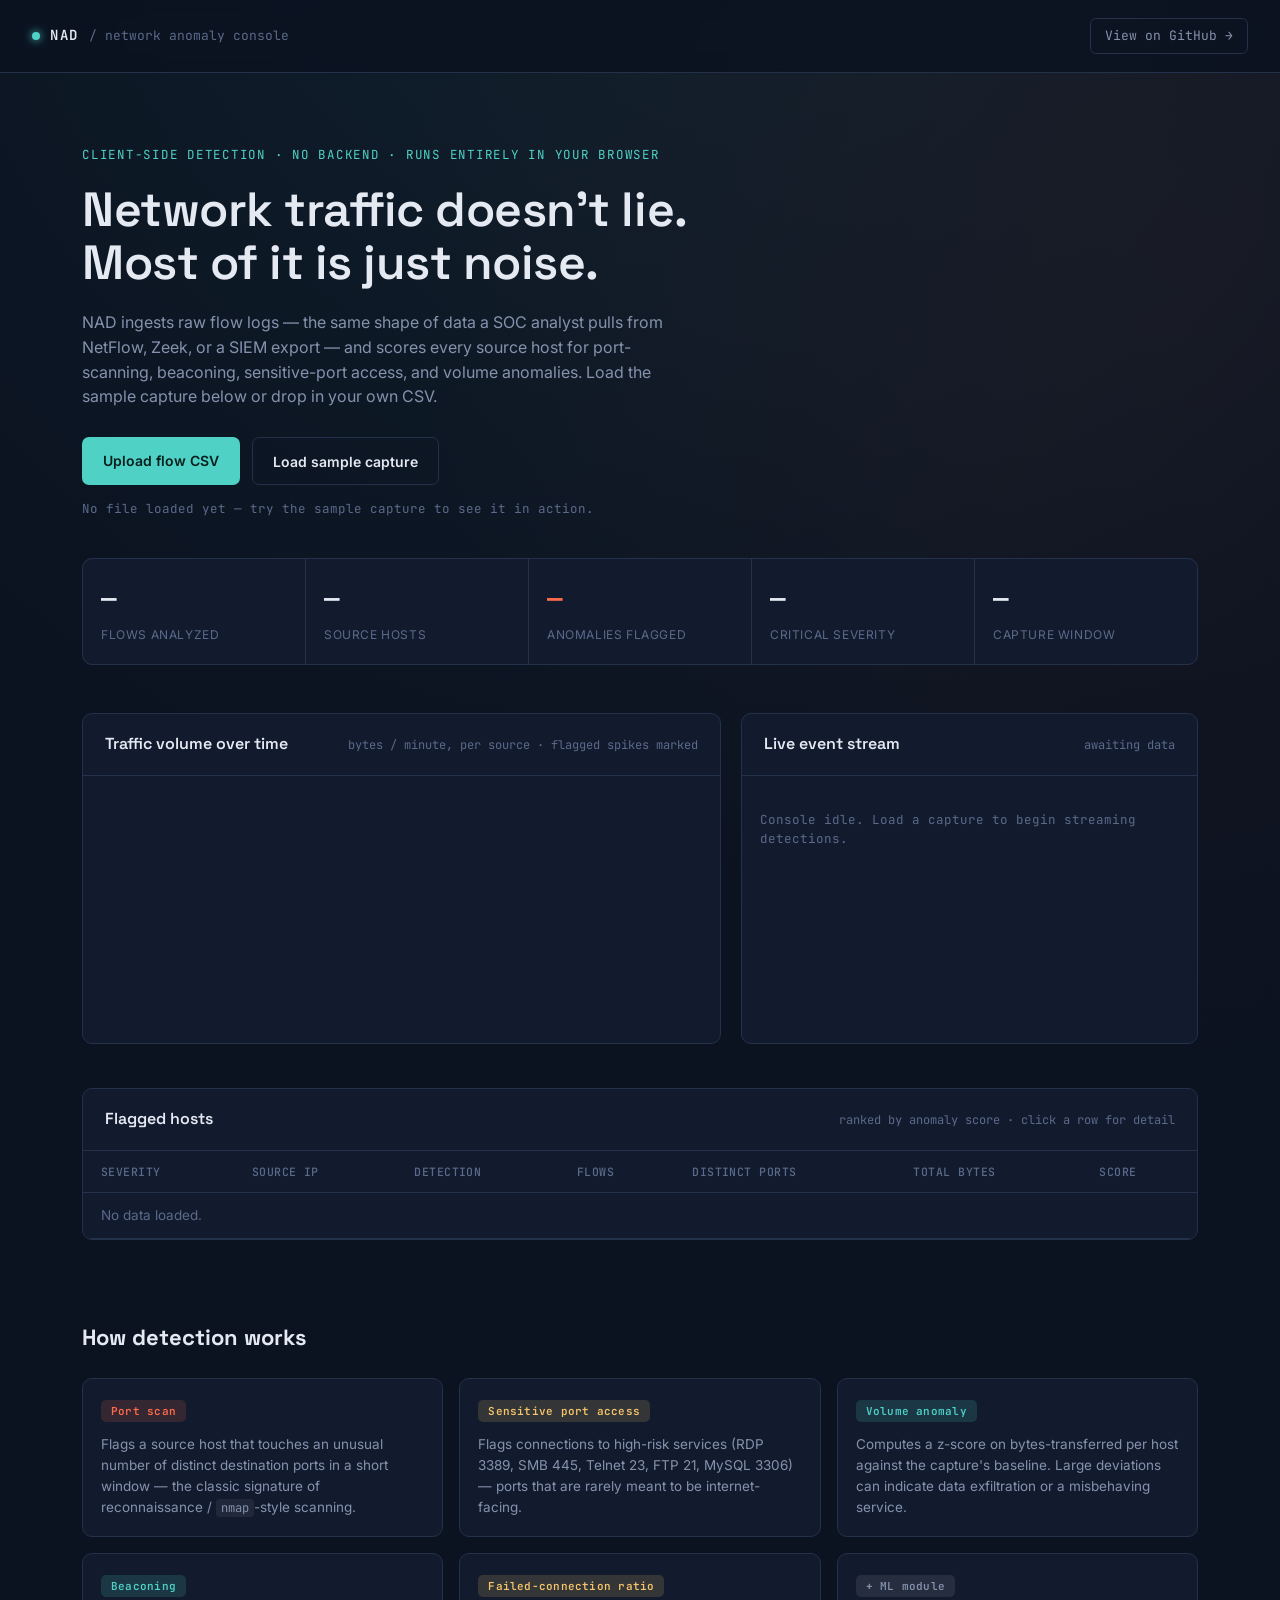
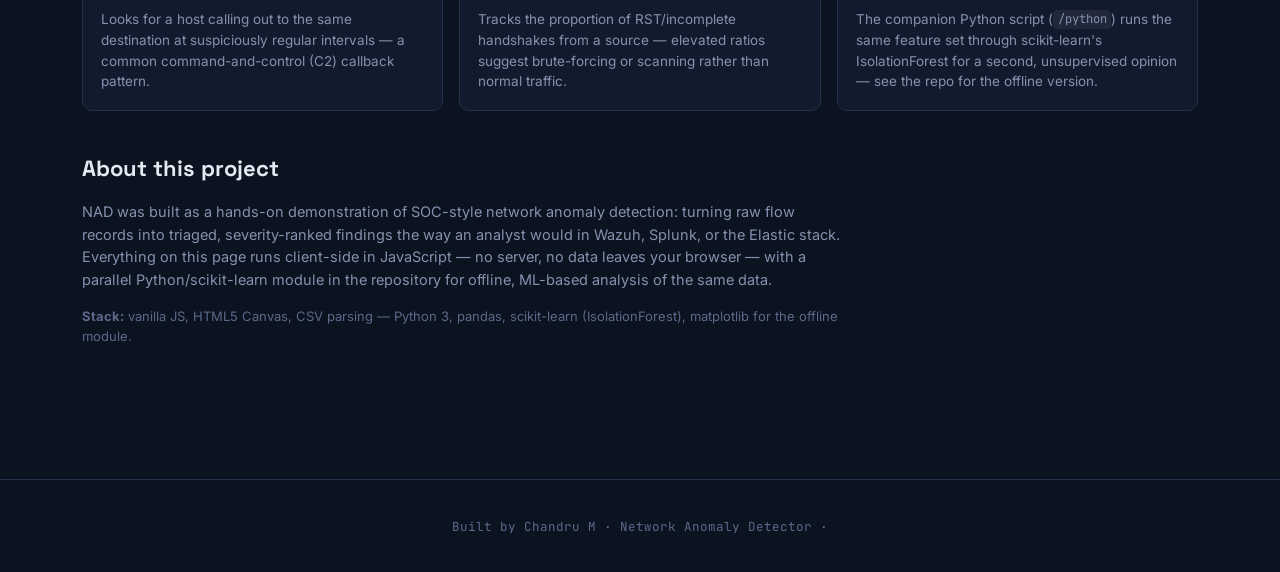
<file: index.html>
<!DOCTYPE html>
<html lang="en">
<head>
<meta charset="UTF-8" />
<meta name="viewport" content="width=device-width, initial-scale=1.0" />
<title>Network Anomaly Detector — SOC Traffic Console</title>
<meta name="description" content="Client-side network traffic anomaly detector. Upload flow logs or load sample data to see port-scan, beaconing, exfiltration, and sensitive-port detections in a live SIEM-style console." />
<link rel="preconnect" href="https://fonts.googleapis.com">
<link href="https://fonts.googleapis.com/css2?family=Space+Grotesk:wght@500;600;700&family=Inter:wght@400;500;600&family=JetBrains+Mono:wght@400;500;600&display=swap" rel="stylesheet">
<link rel="stylesheet" href="style.css" />
</head>
<body>

<div class="scanlines" aria-hidden="true"></div>

<header class="topbar">
  <div class="brand">
    <span class="brand-dot" id="statusDot"></span>
    <span class="brand-name">NAD</span>
    <span class="brand-sub">/ network anomaly console</span>
  </div>
  <a class="gh-link" href="https://github.com/" target="_blank" rel="noopener" id="githubLink">
    View on GitHub →
  </a>
</header>

<main>
  <section class="hero">
    <p class="eyebrow">Client-side detection · no backend · runs entirely in your browser</p>
    <h1>Network traffic doesn't lie.<br>Most of it is just noise.</h1>
    <p class="hero-copy">
      NAD ingests raw flow logs — the same shape of data a SOC analyst
      pulls from NetFlow, Zeek, or a SIEM export — and scores every source
      host for port-scanning, beaconing, sensitive-port access, and volume
      anomalies. Load the sample capture below or drop in your own CSV.
    </p>
    <div class="hero-actions">
      <label class="btn btn-primary" for="fileInput">
        Upload flow CSV
        <input type="file" id="fileInput" accept=".csv" hidden />
      </label>
      <button class="btn btn-ghost" id="loadSampleBtn">Load sample capture</button>
    </div>
    <p class="hero-hint" id="fileHint">No file loaded yet — try the sample capture to see it in action.</p>
  </section>

  <section class="stat-strip" id="statStrip" aria-live="polite">
    <div class="stat">
      <span class="stat-value" id="statFlows">—</span>
      <span class="stat-label">flows analyzed</span>
    </div>
    <div class="stat">
      <span class="stat-value" id="statHosts">—</span>
      <span class="stat-label">source hosts</span>
    </div>
    <div class="stat">
      <span class="stat-value stat-alert" id="statAnomalies">—</span>
      <span class="stat-label">anomalies flagged</span>
    </div>
    <div class="stat">
      <span class="stat-value" id="statCritical">—</span>
      <span class="stat-label">critical severity</span>
    </div>
    <div class="stat">
      <span class="stat-value" id="statWindow">—</span>
      <span class="stat-label">capture window</span>
    </div>
  </section>

  <section class="grid">
    <div class="panel panel-wide">
      <div class="panel-head">
        <h2>Traffic volume over time</h2>
        <span class="panel-note">bytes / minute, per source · flagged spikes marked</span>
      </div>
      <div class="chart-wrap">
        <canvas id="volumeChart" height="220"></canvas>
      </div>
    </div>

    <div class="panel panel-console">
      <div class="panel-head">
        <h2>Live event stream</h2>
        <span class="panel-note" id="consoleNote">awaiting data</span>
      </div>
      <div class="console" id="eventConsole">
        <div class="console-empty">Console idle. Load a capture to begin streaming detections.</div>
      </div>
    </div>
  </section>

  <section class="panel panel-table-wrap">
    <div class="panel-head">
      <h2>Flagged hosts</h2>
      <span class="panel-note">ranked by anomaly score · click a row for detail</span>
    </div>
    <div class="table-scroll">
      <table id="anomalyTable">
        <thead>
          <tr>
            <th>Severity</th>
            <th>Source IP</th>
            <th>Detection</th>
            <th>Flows</th>
            <th>Distinct ports</th>
            <th>Total bytes</th>
            <th>Score</th>
          </tr>
        </thead>
        <tbody id="anomalyTableBody">
          <tr><td colspan="7" class="table-empty">No data loaded.</td></tr>
        </tbody>
      </table>
    </div>
  </section>

  <section class="panel" id="detailPanel" hidden>
    <div class="panel-head">
      <h2 id="detailTitle">Host detail</h2>
      <button class="btn btn-ghost btn-sm" id="closeDetail">Close</button>
    </div>
    <div class="detail-body" id="detailBody"></div>
  </section>

  <section class="method">
    <h2>How detection works</h2>
    <div class="method-grid">
      <div class="method-card">
        <span class="method-tag tag-critical">Port scan</span>
        <p>Flags a source host that touches an unusual number of distinct
        destination ports in a short window — the classic signature of
        reconnaissance / <code>nmap</code>-style scanning.</p>
      </div>
      <div class="method-card">
        <span class="method-tag tag-high">Sensitive port access</span>
        <p>Flags connections to high-risk services (RDP 3389, SMB 445,
        Telnet 23, FTP 21, MySQL 3306) — ports that are rarely meant to be
        internet-facing.</p>
      </div>
      <div class="method-card">
        <span class="method-tag tag-medium">Volume anomaly</span>
        <p>Computes a z-score on bytes-transferred per host against the
        capture's baseline. Large deviations can indicate data
        exfiltration or a misbehaving service.</p>
      </div>
      <div class="method-card">
        <span class="method-tag tag-medium">Beaconing</span>
        <p>Looks for a host calling out to the same destination at
        suspiciously regular intervals — a common command-and-control
        (C2) callback pattern.</p>
      </div>
      <div class="method-card">
        <span class="method-tag tag-high">Failed-connection ratio</span>
        <p>Tracks the proportion of RST/incomplete handshakes from a
        source — elevated ratios suggest brute-forcing or scanning rather
        than normal traffic.</p>
      </div>
      <div class="method-card">
        <span class="method-tag tag-note">+ ML module</span>
        <p>The companion Python script (<code>/python</code>) runs the
        same feature set through scikit-learn's IsolationForest for a
        second, unsupervised opinion — see the repo for the offline
        version.</p>
      </div>
    </div>
  </section>

  <section class="about">
    <h2>About this project</h2>
    <p>
      NAD was built as a hands-on demonstration of SOC-style network
      anomaly detection: turning raw flow records into triaged,
      severity-ranked findings the way an analyst would in Wazuh, Splunk,
      or the Elastic stack. Everything on this page runs client-side in
      JavaScript — no server, no data leaves your browser — with a parallel
      Python/scikit-learn module in the repository for offline,
      ML-based analysis of the same data.
    </p>
    <p class="stack-line">
      <strong>Stack:</strong> vanilla JS, HTML5 Canvas, CSV parsing —
      Python 3, pandas, scikit-learn (IsolationForest), matplotlib for the
      offline module.
    </p>
  </section>
</main>

<footer>
  <p>Built by Chandru M · Network Anomaly Detector · </p>
</footer>

<script src="app.js"></script>
</body>
</html>
</file>
<file: style.css>
:root {
  --bg: #0B1220;
  --panel: #121B2E;
  --panel-raised: #16213A;
  --border: #24314A;
  --text: #E4E9F2;
  --text-muted: #8592AD;
  --text-dim: #5B6A8A;
  --accent-critical: #FF6B4A;
  --accent-high: #F5C56B;
  --accent-medium: #4FD1C5;
  --accent-low: #5B6A8A;
  --accent-cyan: #4FD1C5;

  --font-display: 'Space Grotesk', sans-serif;
  --font-body: 'Inter', sans-serif;
  --font-mono: 'JetBrains Mono', monospace;
}

* { box-sizing: border-box; }

html { scroll-behavior: smooth; }

body {
  margin: 0;
  background: var(--bg);
  background-image:
    radial-gradient(ellipse 80% 50% at 50% -10%, rgba(79, 209, 197, 0.08), transparent),
    radial-gradient(ellipse 60% 40% at 90% 10%, rgba(255, 107, 74, 0.05), transparent);
  color: var(--text);
  font-family: var(--font-body);
  line-height: 1.55;
  -webkit-font-smoothing: antialiased;
}

@media (prefers-reduced-motion: no-preference) {
  .scanlines {
    position: fixed;
    inset: 0;
    pointer-events: none;
    z-index: 1;
    background: repeating-linear-gradient(
      to bottom,
      rgba(255,255,255,0.008) 0px,
      rgba(255,255,255,0.008) 1px,
      transparent 1px,
      transparent 3px
    );
    opacity: 0.5;
  }
}

a { color: var(--accent-medium); }

code {
  font-family: var(--font-mono);
  background: rgba(255,255,255,0.06);
  padding: 0.1em 0.4em;
  border-radius: 4px;
  font-size: 0.9em;
}

/* Topbar */
.topbar {
  display: flex;
  align-items: center;
  justify-content: space-between;
  padding: 18px 32px;
  border-bottom: 1px solid var(--border);
  position: sticky;
  top: 0;
  background: rgba(11, 18, 32, 0.85);
  backdrop-filter: blur(8px);
  z-index: 10;
}

.brand { display: flex; align-items: center; gap: 10px; font-family: var(--font-mono); }
.brand-name { font-weight: 600; letter-spacing: 0.12em; font-size: 14px; }
.brand-sub { color: var(--text-dim); font-size: 13px; }
.brand-dot {
  width: 8px; height: 8px; border-radius: 50%;
  background: var(--accent-medium);
  box-shadow: 0 0 8px var(--accent-medium);
}
.brand-dot.alert { background: var(--accent-critical); box-shadow: 0 0 8px var(--accent-critical); }

.gh-link {
  font-family: var(--font-mono);
  font-size: 13px;
  text-decoration: none;
  color: var(--text-muted);
  border: 1px solid var(--border);
  padding: 7px 14px;
  border-radius: 6px;
  transition: border-color 0.15s, color 0.15s;
}
.gh-link:hover { border-color: var(--accent-medium); color: var(--accent-medium); }

main {
  max-width: 1180px;
  margin: 0 auto;
  padding: 0 32px 80px;
  position: relative;
  z-index: 2;
}

/* Hero */
.hero { padding: 72px 0 40px; max-width: 720px; }
.eyebrow {
  font-family: var(--font-mono);
  font-size: 12.5px;
  letter-spacing: 0.06em;
  color: var(--accent-medium);
  margin: 0 0 18px;
  text-transform: uppercase;
}
.hero h1 {
  font-family: var(--font-display);
  font-size: clamp(32px, 4.5vw, 48px);
  font-weight: 600;
  line-height: 1.12;
  margin: 0 0 20px;
  letter-spacing: -0.01em;
}
.hero-copy { color: var(--text-muted); font-size: 16px; margin: 0 0 28px; max-width: 60ch; }
.hero-actions { display: flex; gap: 12px; flex-wrap: wrap; margin-bottom: 14px; }

.btn {
  font-family: var(--font-body);
  font-weight: 600;
  font-size: 14px;
  padding: 12px 20px;
  border-radius: 7px;
  border: 1px solid transparent;
  cursor: pointer;
  transition: transform 0.1s, border-color 0.15s, background 0.15s;
  display: inline-flex;
  align-items: center;
  gap: 8px;
}
.btn:active { transform: translateY(1px); }
.btn-primary {
  background: var(--accent-medium);
  color: #05201D;
}
.btn-primary:hover { background: #6EE0D5; }
.btn-ghost {
  background: transparent;
  border-color: var(--border);
  color: var(--text);
}
.btn-ghost:hover { border-color: var(--text-muted); }
.btn-sm { padding: 7px 12px; font-size: 13px; }

.hero-hint { font-family: var(--font-mono); font-size: 12.5px; color: var(--text-dim); margin: 0; }

/* Stat strip */
.stat-strip {
  display: grid;
  grid-template-columns: repeat(5, 1fr);
  gap: 1px;
  background: var(--border);
  border: 1px solid var(--border);
  border-radius: 10px;
  overflow: hidden;
  margin-bottom: 48px;
}
.stat {
  background: var(--panel);
  padding: 20px 18px;
  display: flex;
  flex-direction: column;
  gap: 6px;
}
.stat-value {
  font-family: var(--font-mono);
  font-size: 26px;
  font-weight: 600;
}
.stat-alert { color: var(--accent-critical); }
.stat-label {
  font-size: 12px;
  color: var(--text-dim);
  text-transform: uppercase;
  letter-spacing: 0.05em;
}

/* Panels */
.panel {
  background: var(--panel);
  border: 1px solid var(--border);
  border-radius: 10px;
  margin-bottom: 24px;
  overflow: hidden;
}
.panel-head {
  display: flex;
  align-items: baseline;
  justify-content: space-between;
  padding: 18px 22px;
  border-bottom: 1px solid var(--border);
  flex-wrap: wrap;
  gap: 6px;
}
.panel-head h2 {
  font-family: var(--font-display);
  font-size: 16px;
  font-weight: 600;
  margin: 0;
}
.panel-note {
  font-family: var(--font-mono);
  font-size: 12px;
  color: var(--text-dim);
}

.grid {
  display: grid;
  grid-template-columns: 1.4fr 1fr;
  gap: 20px;
  margin-bottom: 20px;
}
@media (max-width: 860px) {
  .grid { grid-template-columns: 1fr; }
}

.chart-wrap { padding: 20px 22px; }

/* Console */
.panel-console { display: flex; flex-direction: column; }
.console {
  font-family: var(--font-mono);
  font-size: 12.5px;
  padding: 14px 18px;
  height: 260px;
  overflow-y: auto;
  display: flex;
  flex-direction: column;
  gap: 6px;
}
.console-empty { color: var(--text-dim); padding: 20px 0; }
.console-line {
  display: flex;
  gap: 10px;
  padding: 6px 8px;
  border-radius: 5px;
  animation: fadeIn 0.3s ease;
  border-left: 2px solid transparent;
}
.console-line .ts { color: var(--text-dim); flex-shrink: 0; }
.console-line .sev {
  flex-shrink: 0;
  font-weight: 600;
  width: 62px;
}
.console-line .msg { color: var(--text); }
.console-line.sev-critical { border-left-color: var(--accent-critical); background: rgba(255,107,74,0.06); }
.console-line.sev-critical .sev { color: var(--accent-critical); }
.console-line.sev-high { border-left-color: var(--accent-high); background: rgba(245,197,107,0.05); }
.console-line.sev-high .sev { color: var(--accent-high); }
.console-line.sev-medium { border-left-color: var(--accent-medium); background: rgba(79,209,197,0.05); }
.console-line.sev-medium .sev { color: var(--accent-medium); }

@keyframes fadeIn { from { opacity: 0; transform: translateY(-4px);} to { opacity: 1; transform: translateY(0);} }

/* Table */
.table-scroll { overflow-x: auto; }
table { width: 100%; border-collapse: collapse; font-size: 13.5px; }
th, td {
  text-align: left;
  padding: 12px 18px;
  white-space: nowrap;
  border-bottom: 1px solid var(--border);
}
th {
  font-family: var(--font-mono);
  font-size: 11.5px;
  text-transform: uppercase;
  letter-spacing: 0.04em;
  color: var(--text-dim);
  font-weight: 500;
}
td { font-family: var(--font-mono); color: var(--text); }
tbody tr { cursor: pointer; transition: background 0.1s; }
tbody tr:hover { background: rgba(255,255,255,0.03); }
.table-empty { color: var(--text-dim); font-family: var(--font-body); cursor: default; }

.badge {
  display: inline-block;
  padding: 3px 10px;
  border-radius: 20px;
  font-size: 11px;
  font-weight: 600;
  letter-spacing: 0.03em;
}
.badge-critical { background: rgba(255,107,74,0.15); color: var(--accent-critical); }
.badge-high { background: rgba(245,197,107,0.15); color: var(--accent-high); }
.badge-medium { background: rgba(79,209,197,0.15); color: var(--accent-medium); }
.badge-low { background: rgba(91,106,138,0.2); color: var(--text-muted); }

/* Detail panel */
.detail-body { padding: 20px 22px; font-family: var(--font-mono); font-size: 13.5px; }
.detail-row { display: flex; justify-content: space-between; padding: 8px 0; border-bottom: 1px dashed var(--border); }
.detail-row span:first-child { color: var(--text-dim); }
.detail-findings { margin-top: 16px; display: flex; flex-wrap: wrap; gap: 8px; }

/* Method section */
.method { padding: 56px 0 20px; }
.method h2 { font-family: var(--font-display); font-size: 22px; margin: 0 0 24px; }
.method-grid {
  display: grid;
  grid-template-columns: repeat(3, 1fr);
  gap: 16px;
}
@media (max-width: 860px) { .method-grid { grid-template-columns: 1fr 1fr; } }
@media (max-width: 560px) { .method-grid { grid-template-columns: 1fr; } }

.method-card {
  background: var(--panel);
  border: 1px solid var(--border);
  border-radius: 10px;
  padding: 18px;
}
.method-card p { color: var(--text-muted); font-size: 13.5px; margin: 12px 0 0; }
.method-tag {
  font-family: var(--font-mono);
  font-size: 11px;
  font-weight: 600;
  padding: 4px 10px;
  border-radius: 5px;
  letter-spacing: 0.02em;
}
.tag-critical { background: rgba(255,107,74,0.15); color: var(--accent-critical); }
.tag-high { background: rgba(245,197,107,0.15); color: var(--accent-high); }
.tag-medium { background: rgba(79,209,197,0.15); color: var(--accent-medium); }
.tag-note { background: rgba(255,255,255,0.08); color: var(--text-muted); }

/* About */
.about { padding: 20px 0 40px; max-width: 760px; }
.about h2 { font-family: var(--font-display); font-size: 22px; margin: 0 0 16px; }
.about p { color: var(--text-muted); font-size: 14.5px; }
.stack-line { color: var(--text-dim) !important; font-size: 13px !important; }

footer {
  border-top: 1px solid var(--border);
  padding: 24px 32px;
  text-align: center;
  color: var(--text-dim);
  font-family: var(--font-mono);
  font-size: 12.5px;
  position: relative;
  z-index: 2;
}
footer a { color: var(--text-dim); }

:focus-visible {
  outline: 2px solid var(--accent-medium);
  outline-offset: 2px;
}
</file>
